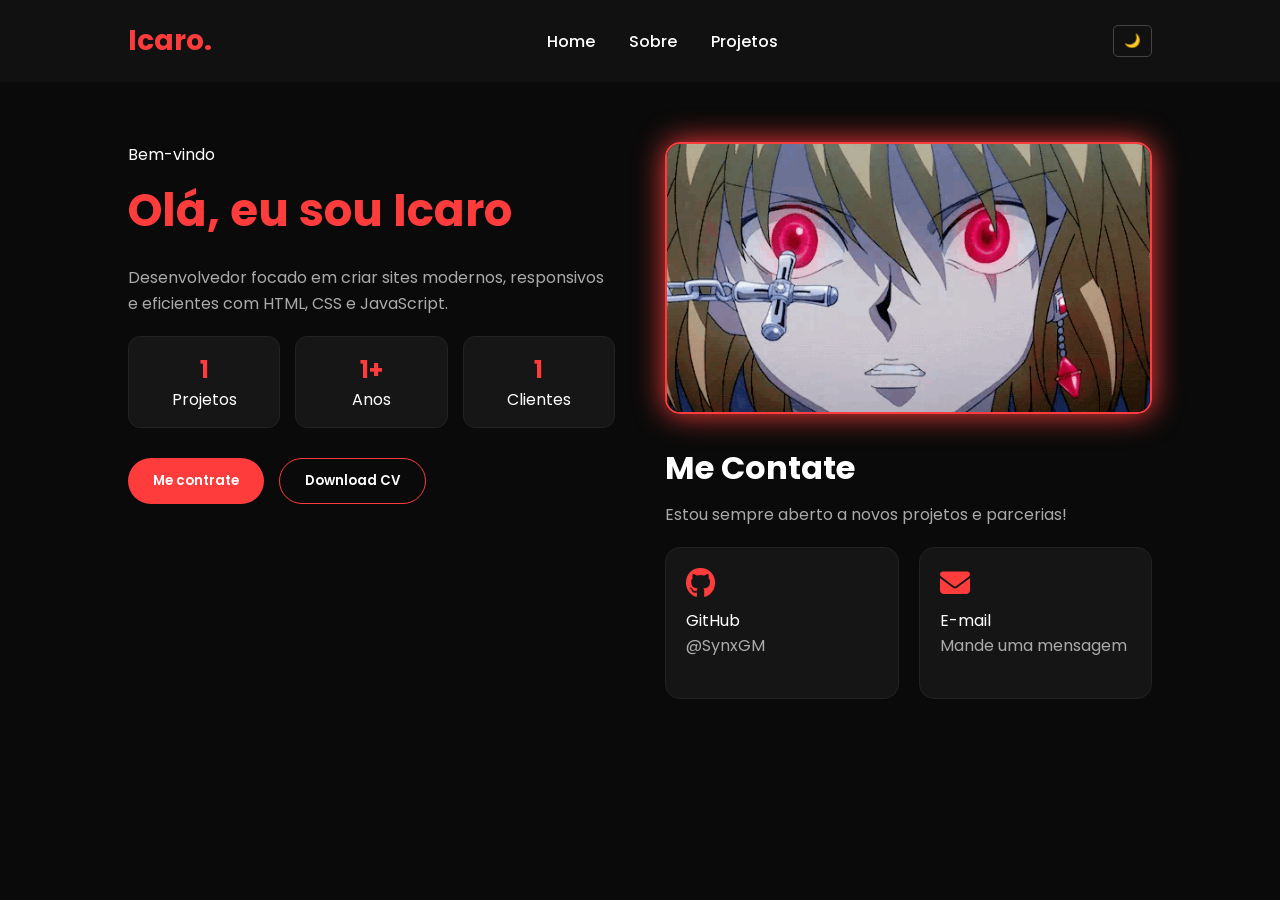
<file: index.html>
<!DOCTYPE html>
<html lang="pt-BR">
<head>
    <link href="https://fonts.googleapis.com/css2?family=Poppins:wght@300;400;600;700&display=swap" rel="stylesheet">
    <link rel="stylesheet" href="https://cdnjs.cloudflare.com/ajax/libs/font-awesome/6.4.2/css/all.min.css">
    <meta charset="UTF-8">
    <title>Portfólio</title>
    <link rel="stylesheet" href="style.css">
</head>
<body>

    <header class="navbar">
        <h1 class="logo">Icaro.</h1>
        <nav>
            <a href="#">Home</a>
            <a href="sobre.html" target="_blank">Sobre</a> 
            <a href="#">Projetos</a>
        </nav>
        <button id="toggleTema">🌙</button>
    </header>

    <section class="hero">
        <div class="texto">
            <p>Bem-vindo</p>
            <h2>Olá, eu sou Icaro</h2>
            <p class="desc">
                Desenvolvedor focado em criar sites modernos,
                responsivos e eficientes com HTML, CSS e JavaScript.
            </p>

            <div class="cards">
                <div class="card"><h3>1</h3><p>Projetos</p></div>
                <div class="card"><h3>1+</h3><p>Anos</p></div>
                <div class="card"><h3>1</h3><p>Clientes</p></div>
            </div>

            <div class="botoes">
                <button class="btn">Me contrate</button>
                <button class="btn-outline">Download CV</button>
            </div>
        </div>

        <div class="imagem">
            <img src="imagem.gif" alt="Kurapika">

            <section class="contato" id="contato">
                <div class="container-contato">
                    <h2>Me Contate</h2>
                    <p>Estou sempre aberto a novos projetos e parcerias!</p>
                    
                    <div class="contato-links">
                        <a href="https://github.com/SynxGM" target="_blank" class="contato-card">
                            <i class="fa-brands fa-github"></i>
                            <span>GitHub</span>
                            <p>@SynxGM</p>
                        </a>

                        <a href="mailto:seuemail@exemplo.com" class="contato-card">
                            <i class="fa-solid fa-envelope"></i>
                            <span>E-mail</span>
                            <p>Mande uma mensagem</p>
                        </a>
                    </div>
                </div>
            </section>
        </div> </section>

    <script src="script.js"></script>
</body>
</html>
</file>
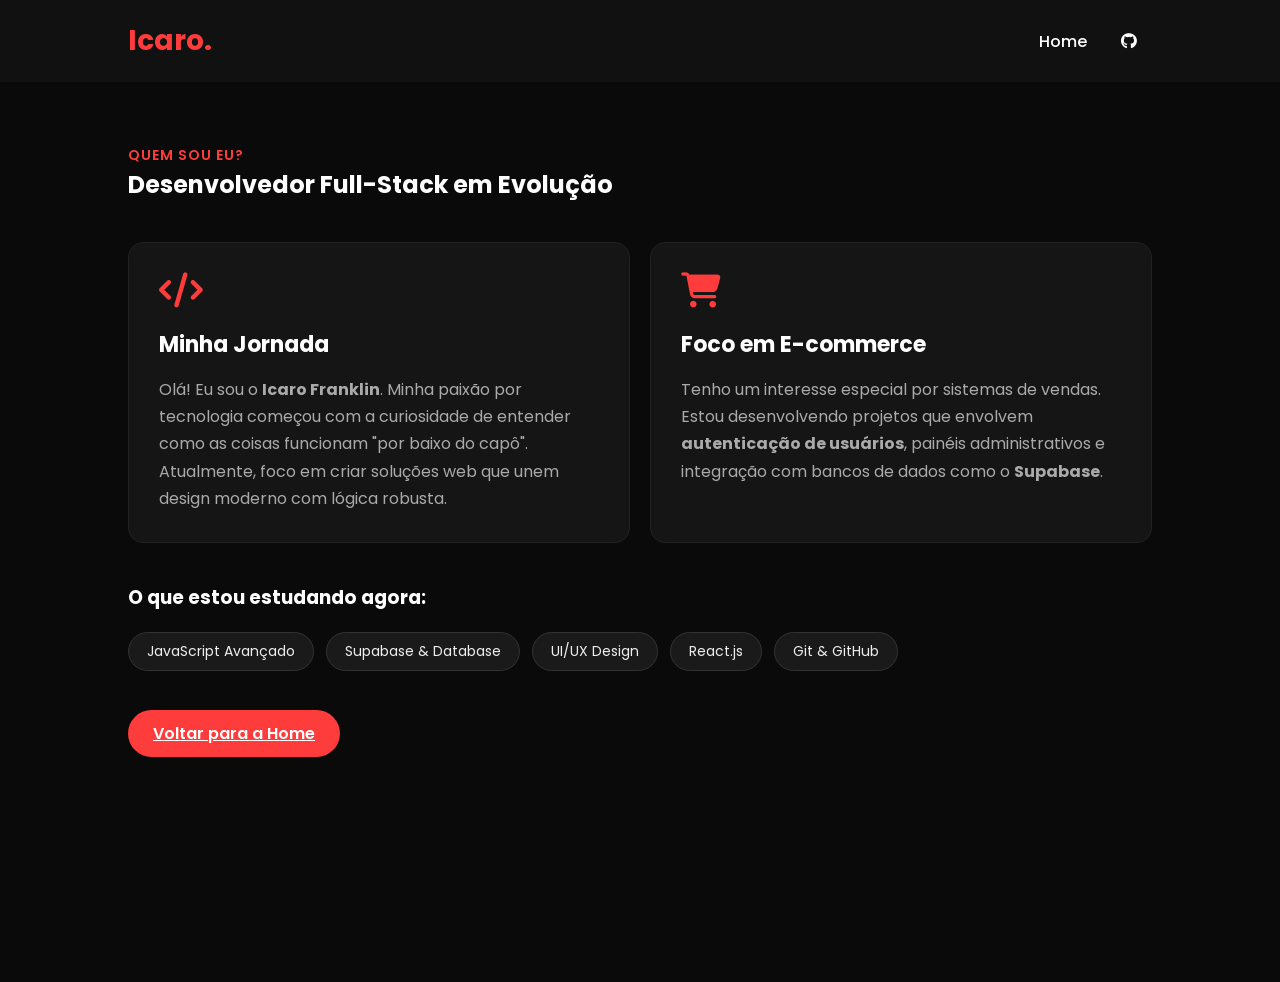
<file: sobre.html>
<!DOCTYPE html>
<html lang="pt-BR">
<head>
    <meta charset="UTF-8">
    <meta name="viewport" content="width=device-width, initial-scale=1.0">
    <title>Sobre Mim | Icaro Franklin</title>
    
    <link href="https://fonts.googleapis.com/css2?family=Poppins:wght@300;400;600;700&display=swap" rel="stylesheet">
    
    <link rel="stylesheet" href="https://cdnjs.cloudflare.com/ajax/libs/font-awesome/6.4.2/css/all.min.css">
    
    <link rel="stylesheet" href="style.css">
</head>
<body class="sobre-page">

    <header class="navbar">
        <h1 class="logo">Icaro.</h1>
        <nav>
            <a href="index.html">Home</a>
            <a href="https://github.com/SynxGM" target="_blank"><i class="fa-brands fa-github"></i></a>
        </nav>
    </header>

    <section class="sobre-detalhado">
        <div class="container-sobre">
            <div class="sobre-header">
                <span class="tag">Quem sou eu?</span>
                <h1>Desenvolvedor Full-Stack em Evolução</h1>
            </div>

            <div class="grid-sobre">
                <div class="card-texto">
                    <i class="fa-solid fa-code"></i>
                    <h3>Minha Jornada</h3>
                    <p>
                        Olá! Eu sou o <strong>Icaro Franklin</strong>. Minha paixão por tecnologia começou com a curiosidade de entender como as coisas funcionam "por baixo do capô". 
                        Atualmente, foco em criar soluções web que unem design moderno com lógica robusta.
                    </p>
                </div>

                <div class="card-texto">
                    <i class="fa-solid fa-cart-shopping"></i>
                    <h3>Foco em E-commerce</h3>
                    <p>
                        Tenho um interesse especial por sistemas de vendas. Estou desenvolvendo projetos que envolvem 
                        <strong>autenticação de usuários</strong>, painéis administrativos e integração com bancos de dados como o <strong>Supabase</strong>.
                    </p>
                </div>
            </div>

            <div class="metas">
                <h3>O que estou estudando agora:</h3>
                <div class="status-estudo">
                    <span class="skill-tag">JavaScript Avançado</span>
                    <span class="skill-tag">Supabase & Database</span>
                    <span class="skill-tag">UI/UX Design</span>
                    <span class="skill-tag">React.js</span>
                    <span class="skill-tag">Git & GitHub</span>
                </div>
            </div>

            <div class="btn-voltar">
                <a href="index.html" class="btn">Voltar para a Home</a>
            </div>
        </div>
    </section>

</body>
</html>
</file>
<file: style.css>
/* =========================================
   1. RESET E CONFIGURAÇÕES GERAIS
   ========================================= */
* {
    margin: 0;
    padding: 0;
    box-sizing: border-box;
    font-family: 'Poppins', sans-serif;
}

body {
    background: #0a0a0a;
    color: white;
    transition: background 0.3s, color 0.3s;
    overflow-x: hidden;
}

/* =========================================
   2. NAVBAR
   ========================================= */
.navbar {
    display: flex;
    justify-content: space-between;
    align-items: center;
    padding: 20px 10%;
    background: #111;
    position: sticky;
    top: 0;
    z-index: 1000;
}

.logo {
    color: #ff3c3c;
    font-weight: 700;
    font-size: 28px;
}

nav a {
    margin: 0 15px;
    text-decoration: none;
    color: white;
    font-weight: 500;
    transition: 0.3s;
}

nav a:hover {
    color: #ff3c3c;
}

#toggleTema {
    cursor: pointer;
    background: transparent;
    border: 1px solid #444;
    padding: 5px 10px;
    border-radius: 5px;
    color: white;
}

/* =========================================
   3. HERO SECTION (GRID LAYOUT)
   ========================================= */
.hero {
    display: grid;
    grid-template-columns: 1fr 1fr; /* Divide em duas colunas */
    gap: 50px;
    padding: 60px 10%;
    align-items: start; /* Alinha o conteúdo no topo */
    min-height: 90vh;
}

/* Coluna da Esquerda */
.texto {
    display: flex;
    flex-direction: column;
    justify-content: center;
}

.texto h2 {
    color: #ff3c3c;
    font-size: 45px;
    font-weight: 700;
    margin-top: 10px;
}

.desc {
    margin: 20px 0;
    color: #aaa;
    line-height: 1.6;
}

/* Cards de Estatísticas */
.cards {
    display: flex;
    gap: 15px;
    margin-bottom: 30px;
}

.card {
    background: #161616;
    padding: 15px;
    border-radius: 12px;
    text-align: center;
    border: 1px solid #222;
    flex: 1;
}

.card h3 {
    color: #ff3c3c;
    font-size: 24px;
}

/* Botões */
.botoes {
    display: flex;
    gap: 15px;
}

.btn {
    background: #ff3c3c;
    border: none;
    padding: 12px 25px;
    color: white;
    border-radius: 25px;
    cursor: pointer;
    font-weight: 600;
    transition: 0.3s;
}

.btn-outline {
    background: transparent;
    border: 1px solid #ff3c3c;
    padding: 12px 25px;
    color: white;
    border-radius: 25px;
    cursor: pointer;
    font-weight: 600;
}

.btn:hover, .btn-outline:hover {
    transform: translateY(-3px);
    box-shadow: 0 5px 15px rgba(255, 60, 60, 0.4);
}

/* =========================================
   4. COLUNA DA DIREITA (IMAGEM + CONTATO)
   ========================================= */
.imagem {
    display: flex;
    flex-direction: column;
    gap: 30px;
    align-items: flex-start; /* ALINHA TUDO À ESQUERDA DA COLUNA */
}

.imagem img {
    width: 100%;
    max-width: 600px;
    border-radius: 15px;
    border: 2px solid #ff3c3c;
    box-shadow: 0 0 30px #ff3c3c;
    transition: 0.4s;
}

.imagem img:hover {
    transform: scale(1.02);
}

/* Estilo do Contato embutido na coluna */
.contato {
    text-align: left;
    width: 100%;
}

.contato h2 {
    font-size: 32px;
    margin-bottom: 10px;
}

.contato p {
    color: #aaa;
    margin-bottom: 20px;
}

.contato-links {
    display: flex;
    gap: 20px;
    flex-wrap: wrap;
}

.contato-card {
    background: #151515;
    padding: 20px;
    border-radius: 15px;
    text-decoration: none;
    color: white;
    flex: 1;
    min-width: 200px;
    border: 1px solid #222;
    transition: 0.3s;
}

.contato-card i {
    font-size: 30px;
    color: #ff3c3c;
    margin-bottom: 10px;
    display: block;
}

.contato-card:hover {
    transform: translateY(-5px);
    border-color: #ff3c3c;
    box-shadow: 0 5px 15px rgba(255, 60, 60, 0.2);
}

/* =========================================
   5. MODO CLARO
   ========================================= */
.dark {
    background: #f5f5f5;
    color: #111;
}

.dark .navbar { background: #ffffff; }
.dark nav a { color: #333; }
.dark .card, .dark .contato-card { 
    background: white; 
    border-color: #ddd; 
    color: #111; 
}
.dark .desc, .dark .contato p { color: #555; }
.dark .btn-outline {
    color: #000; /* Define a cor do texto como preto */
    border-color: #ff3c3c;
}
/* =========================================
   ESTILIZAÇÃO DA PÁGINA SOBRE
   ========================================= */

.sobre-detalhado {
    padding: 60px 10%;
    min-height: 100vh;
}

.sobre-header {
    margin-bottom: 40px;
}

.tag {
    color: #ff3c3c;
    font-weight: 600;
    text-transform: uppercase;
    font-size: 14px;
    letter-spacing: 1px;
}

/* Grid de Cards */
.grid-sobre {
    display: grid;
    grid-template-columns: repeat(auto-fit, minmax(300px, 1fr));
    gap: 20px;
    margin-bottom: 40px;
}

/* Card Individual */
.card-texto {
    background: #151515;
    padding: 30px;
    border-radius: 15px;
    border: 1px solid #222;
    transition: 0.3s ease;
}

.card-texto:hover {
    border-color: #ff3c3c;
    transform: translateY(-5px);
    box-shadow: 0 10px 20px rgba(255, 60, 60, 0.1);
}

.card-texto i {
    font-size: 35px;
    color: #ff3c3c;
    margin-bottom: 20px;
    display: block;
}

.card-texto h3 {
    margin-bottom: 15px;
    font-size: 22px;
}

.card-texto p {
    color: #aaa;
    line-height: 1.7;
}

/* Seção de Skills/Estudos */
.metas h3 {
    margin-bottom: 20px;
}

.status-estudo {
    display: flex;
    flex-wrap: wrap;
    gap: 12px;
}

.skill-tag {
    background: #1a1a1a;
    border: 1px solid #333;
    padding: 8px 18px;
    border-radius: 30px;
    font-size: 14px;
    color: #eee;
    transition: 0.3s;
}

.skill-tag:hover {
    background: #ff3c3c;
    border-color: #ff3c3c;
}

.btn-voltar {
    margin-top: 50px;
}

/* Ajustes para o MODO CLARO (.dark) */
.dark .card-texto {
    background: #fff;
    border-color: #ddd;
    color: #111;
}

.dark .card-texto p {
    color: #555;
}

.dark .skill-tag {
    background: #eee;
    color: #333;
    border-color: #ddd;
}
</file>
